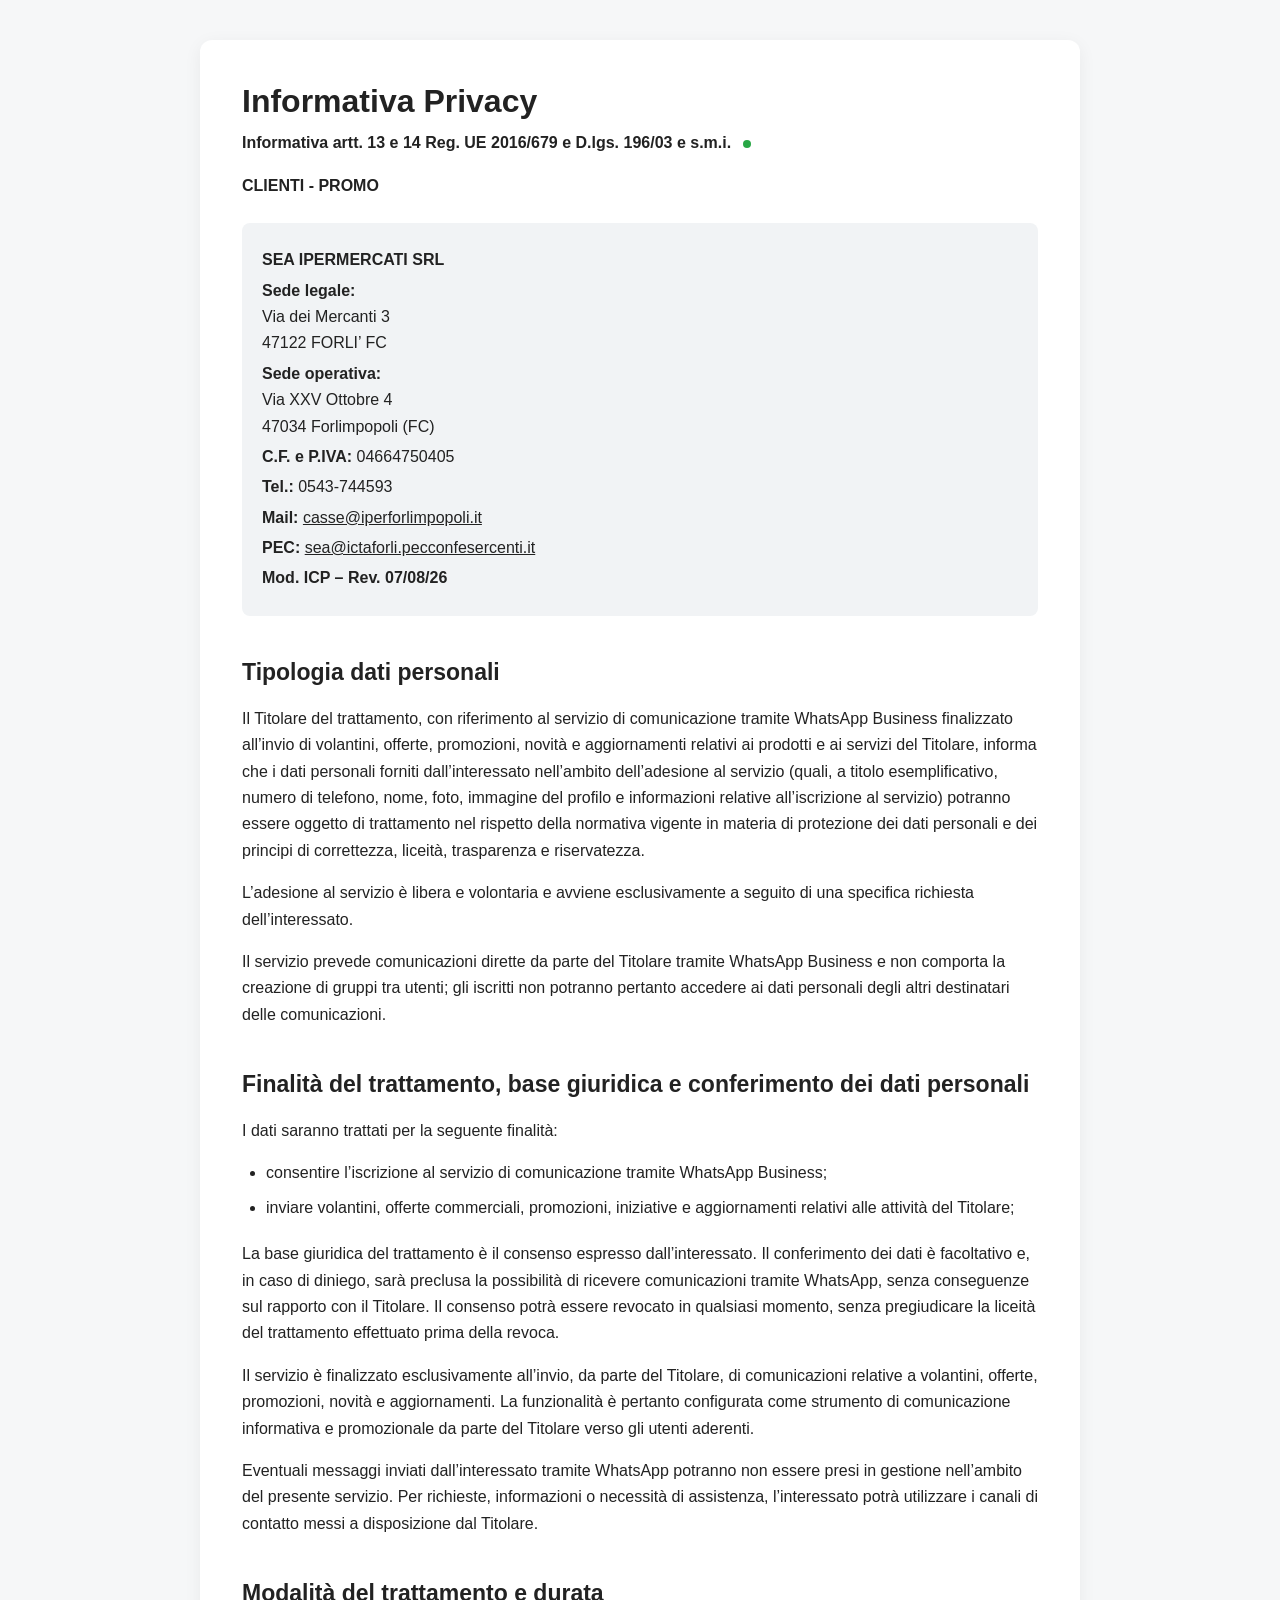
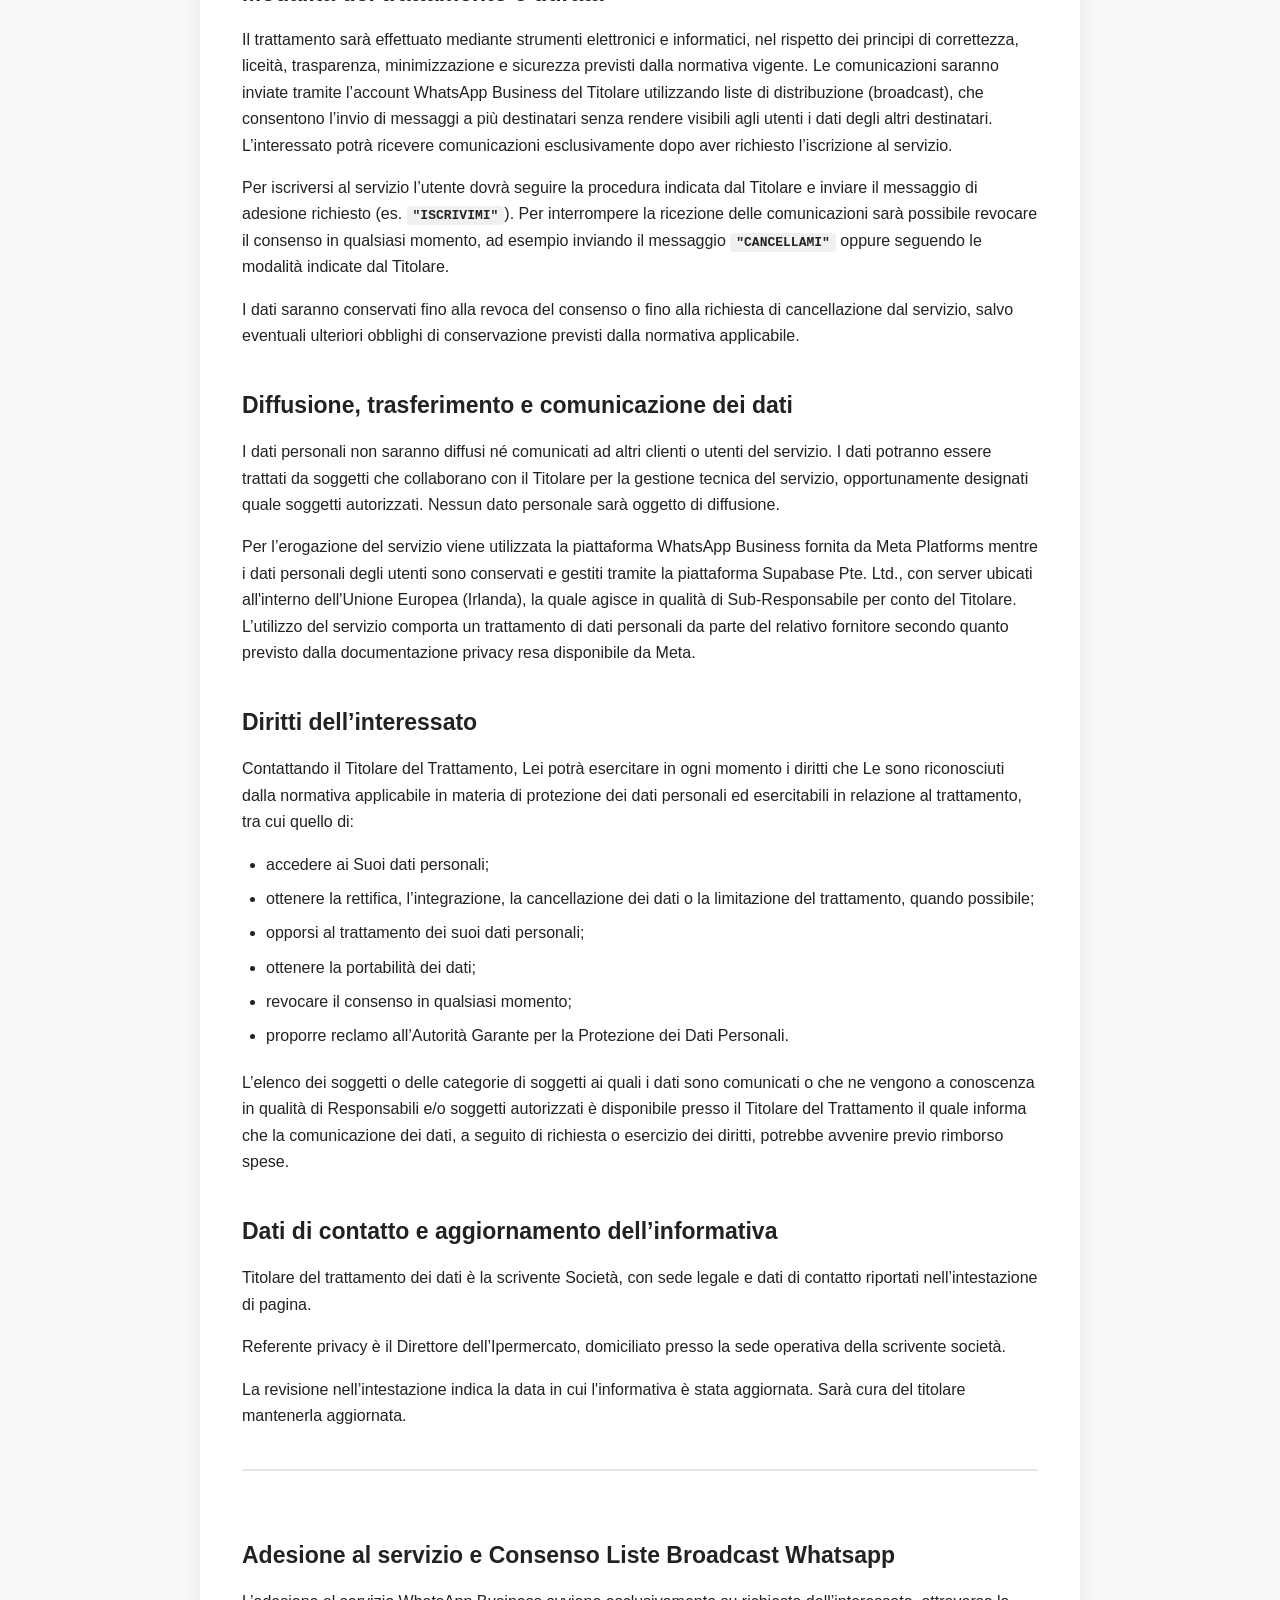
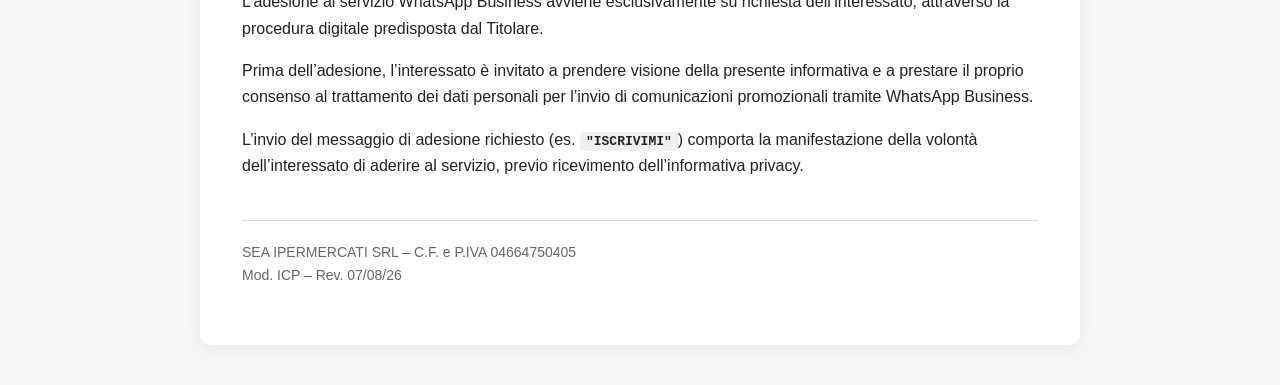
<file: index.html>
<!DOCTYPE html>
<html lang="it">
<head>
  <meta charset="UTF-8">
  <meta name="viewport" content="width=device-width, initial-scale=1.0">

  <title>Informativa Privacy – Servizio WhatsApp Business</title>

  <meta
    name="description"
    content="Informativa privacy relativa al servizio WhatsApp Business per volantini, offerte, promozioni, novità e aggiornamenti di SEA Ipermercati SRL."
  >

  <style>
    * {
      box-sizing: border-box;
    }

    body {
      margin: 0;
      background: #f6f7f8;
      color: #222;
      font-family: Arial, Helvetica, sans-serif;
      line-height: 1.65;
    }

    .container {
      max-width: 920px;
      margin: 40px auto;
      padding: 0 20px;
    }

    .card {
      background: #ffffff;
      padding: 42px;
      border-radius: 12px;
      box-shadow: 0 4px 18px rgba(0, 0, 0, 0.06);
    }

    h1 {
      font-size: 32px;
      margin-top: 0;
      margin-bottom: 10px;
      line-height: 1.2;
    }

    h2 {
      font-size: 23px;
      margin-top: 38px;
      margin-bottom: 14px;
    }

    p {
      margin: 0 0 16px 0;
    }

    ul {
      margin-top: 8px;
      margin-bottom: 20px;
      padding-left: 24px;
    }

    li {
      margin-bottom: 8px;
    }

    .company {
      background: #f1f3f5;
      padding: 20px;
      border-radius: 8px;
      margin: 24px 0 30px 0;
    }
.green-dot {
  display: inline-block;
  width: 8px;
  height: 8px;
  background-color: #28a745;
  border-radius: 50%;
  margin-left: 7px;
  vertical-align: middle;
}
    .company p {
      margin: 4px 0;
    }

    .consent {
      border-top: 2px solid #e4e4e4;
      margin-top: 40px;
      padding-top: 28px;
    }

    .command {
      font-weight: bold;
      font-family: monospace;
      background: #f0f0f0;
      padding: 2px 6px;
      border-radius: 4px;
    }

    .footer {
      margin-top: 40px;
      padding-top: 20px;
      border-top: 1px solid #ddd;
      font-size: 14px;
      color: #666;
    }

    a {
      color: inherit;
    }

    @media (max-width: 700px) {
      .container {
        margin: 0;
        padding: 0;
      }

      .card {
        border-radius: 0;
        padding: 26px 20px;
        box-shadow: none;
      }

      h1 {
        font-size: 27px;
      }

      h2 {
        font-size: 21px;
      }
     
    }
  </style>
</head>

<body>

  <main class="container">
    <article class="card">

      <h1>Informativa Privacy</h1>

     <p>
  <strong>
    Informativa artt. 13 e 14 Reg. UE 2016/679 e D.lgs. 196/03 e s.m.i.
  </strong>
  <span class="green-dot"></span>
</p>
      <p><strong>CLIENTI - PROMO</strong></p>

      <div class="company">
        <p><strong>SEA IPERMERCATI SRL</strong></p>

        <p>
          <strong>Sede legale:</strong><br>
          Via dei Mercanti 3<br>
          47122 FORLI’ FC
        </p>

        <p>
          <strong>Sede operativa:</strong><br>
          Via XXV Ottobre 4<br>
          47034 Forlimpopoli (FC)
        </p>

        <p><strong>C.F. e P.IVA:</strong> 04664750405</p>
        <p><strong>Tel.:</strong> 0543-744593</p>

        <p>
          <strong>Mail:</strong>
          <a href="mailto:casse@iperforlimpopoli.it">
            casse@iperforlimpopoli.it
          </a>
        </p>

        <p>
          <strong>PEC:</strong>
          <a href="mailto:sea@ictaforli.pecconfesercenti.it">
            sea@ictaforli.pecconfesercenti.it
          </a>
        </p>

        <p><strong>Mod. ICP – Rev. 07/08/26</strong></p>
      </div>

      <h2>Tipologia dati personali</h2>

      <p>
        Il Titolare del trattamento, con riferimento al servizio di comunicazione
        tramite WhatsApp Business finalizzato all’invio di volantini, offerte,
        promozioni, novità e aggiornamenti relativi ai prodotti e ai servizi del
        Titolare, informa che i dati personali forniti dall’interessato nell’ambito
        dell’adesione al servizio (quali, a titolo esemplificativo, numero di
        telefono, nome, foto, immagine del profilo e informazioni relative
        all’iscrizione al servizio) potranno essere oggetto di trattamento nel
        rispetto della normativa vigente in materia di protezione dei dati
        personali e dei principi di correttezza, liceità, trasparenza e
        riservatezza.
      </p>

      <p>
        L’adesione al servizio è libera e volontaria e avviene esclusivamente a
        seguito di una specifica richiesta dell’interessato.
      </p>

      <p>
        Il servizio prevede comunicazioni dirette da parte del Titolare tramite
        WhatsApp Business e non comporta la creazione di gruppi tra utenti; gli
        iscritti non potranno pertanto accedere ai dati personali degli altri
        destinatari delle comunicazioni.
      </p>

      <h2>
        Finalità del trattamento, base giuridica e conferimento dei dati personali
      </h2>

      <p>I dati saranno trattati per la seguente finalità:</p>

      <ul>
        <li>
          consentire l’iscrizione al servizio di comunicazione tramite WhatsApp
          Business;
        </li>
        <li>
          inviare volantini, offerte commerciali, promozioni, iniziative e
          aggiornamenti relativi alle attività del Titolare;
        </li>
      </ul>

      <p>
        La base giuridica del trattamento è il consenso espresso dall’interessato.
        Il conferimento dei dati è facoltativo e, in caso di diniego, sarà
        preclusa la possibilità di ricevere comunicazioni tramite WhatsApp, senza
        conseguenze sul rapporto con il Titolare. Il consenso potrà essere
        revocato in qualsiasi momento, senza pregiudicare la liceità del
        trattamento effettuato prima della revoca.
      </p>

      <p>
        Il servizio è finalizzato esclusivamente all’invio, da parte del Titolare,
        di comunicazioni relative a volantini, offerte, promozioni, novità e
        aggiornamenti. La funzionalità è pertanto configurata come strumento di
        comunicazione informativa e promozionale da parte del Titolare verso gli
        utenti aderenti.
      </p>

      <p>
        Eventuali messaggi inviati dall’interessato tramite WhatsApp potranno non
        essere presi in gestione nell’ambito del presente servizio. Per richieste,
        informazioni o necessità di assistenza, l’interessato potrà utilizzare i
        canali di contatto messi a disposizione dal Titolare.
      </p>

      <h2>Modalità del trattamento e durata</h2>

      <p>
        Il trattamento sarà effettuato mediante strumenti elettronici e
        informatici, nel rispetto dei principi di correttezza, liceità,
        trasparenza, minimizzazione e sicurezza previsti dalla normativa vigente.
        Le comunicazioni saranno inviate tramite l’account WhatsApp Business del
        Titolare utilizzando liste di distribuzione (broadcast), che consentono
        l’invio di messaggi a più destinatari senza rendere visibili agli utenti
        i dati degli altri destinatari. L’interessato potrà ricevere comunicazioni
        esclusivamente dopo aver richiesto l’iscrizione al servizio.
      </p>

      <p>
        Per iscriversi al servizio l’utente dovrà seguire la procedura indicata
        dal Titolare e inviare il messaggio di adesione richiesto
        (es. <span class="command">"ISCRIVIMI"</span>).
        Per interrompere la ricezione delle comunicazioni sarà possibile revocare
        il consenso in qualsiasi momento, ad esempio inviando il messaggio
        <span class="command">"CANCELLAMI"</span> oppure seguendo le modalità
        indicate dal Titolare.
      </p>

      <p>
        I dati saranno conservati fino alla revoca del consenso o fino alla
        richiesta di cancellazione dal servizio, salvo eventuali ulteriori
        obblighi di conservazione previsti dalla normativa applicabile.
      </p>

      <h2>Diffusione, trasferimento e comunicazione dei dati</h2>

      <p>
        I dati personali non saranno diffusi né comunicati ad altri clienti o
        utenti del servizio. I dati potranno essere trattati da soggetti che
        collaborano con il Titolare per la gestione tecnica del servizio,
        opportunamente designati quale soggetti autorizzati. Nessun dato
        personale sarà oggetto di diffusione.
      </p>

      <p>
        Per l’erogazione del servizio viene utilizzata la piattaforma WhatsApp
        Business fornita da Meta Platforms mentre i dati personali degli utenti
        sono conservati e gestiti tramite la piattaforma Supabase Pte. Ltd., con
        server ubicati all'interno dell'Unione Europea (Irlanda), la quale agisce
        in qualità di Sub-Responsabile per conto del Titolare. L’utilizzo del
        servizio comporta un trattamento di dati personali da parte del relativo
        fornitore secondo quanto previsto dalla documentazione privacy resa
        disponibile da Meta.
      </p>

      <h2>Diritti dell’interessato</h2>

      <p>
        Contattando il Titolare del Trattamento, Lei potrà esercitare in ogni
        momento i diritti che Le sono riconosciuti dalla normativa applicabile
        in materia di protezione dei dati personali ed esercitabili in relazione
        al trattamento, tra cui quello di:
      </p>

      <ul>
        <li>accedere ai Suoi dati personali;</li>
        <li>
          ottenere la rettifica, l’integrazione, la cancellazione dei dati o la
          limitazione del trattamento, quando possibile;
        </li>
        <li>opporsi al trattamento dei suoi dati personali;</li>
        <li>ottenere la portabilità dei dati;</li>
        <li>revocare il consenso in qualsiasi momento;</li>
        <li>
          proporre reclamo all’Autorità Garante per la Protezione dei Dati
          Personali.
        </li>
      </ul>

      <p>
        L’elenco dei soggetti o delle categorie di soggetti ai quali i dati sono
        comunicati o che ne vengono a conoscenza in qualità di Responsabili e/o
        soggetti autorizzati è disponibile presso il Titolare del Trattamento il
        quale informa che la comunicazione dei dati, a seguito di richiesta o
        esercizio dei diritti, potrebbe avvenire previo rimborso spese.
      </p>

      <h2>Dati di contatto e aggiornamento dell’informativa</h2>

      <p>
        Titolare del trattamento dei dati è la scrivente Società, con sede legale
        e dati di contatto riportati nell’intestazione di pagina.
      </p>

      <p>
        Referente privacy è il Direttore dell’Ipermercato, domiciliato presso la
        sede operativa della scrivente società.
      </p>

      <p>
        La revisione nell’intestazione indica la data in cui l'informativa è
        stata aggiornata. Sarà cura del titolare mantenerla aggiornata.
      </p>

      <section class="consent">

        <h2>Adesione al servizio e Consenso Liste Broadcast Whatsapp</h2>

        <p>
          L’adesione al servizio WhatsApp Business avviene esclusivamente su
          richiesta dell’interessato, attraverso la procedura digitale predisposta
          dal Titolare.
        </p>

        <p>
          Prima dell’adesione, l’interessato è invitato a prendere visione della
          presente informativa e a prestare il proprio consenso al trattamento
          dei dati personali per l’invio di comunicazioni promozionali tramite
          WhatsApp Business.
        </p>

        <p>
          L’invio del messaggio di adesione richiesto
          (es. <span class="command">"ISCRIVIMI"</span>) comporta la
          manifestazione della volontà dell’interessato di aderire al servizio,
          previo ricevimento dell’informativa privacy.
        </p>

      </section>

      <div class="footer">
        <p>
          SEA IPERMERCATI SRL – C.F. e P.IVA 04664750405<br>
          Mod. ICP – Rev. 07/08/26
        </p>
      </div>

    </article>
  </main>

</body>
</html>
</file>
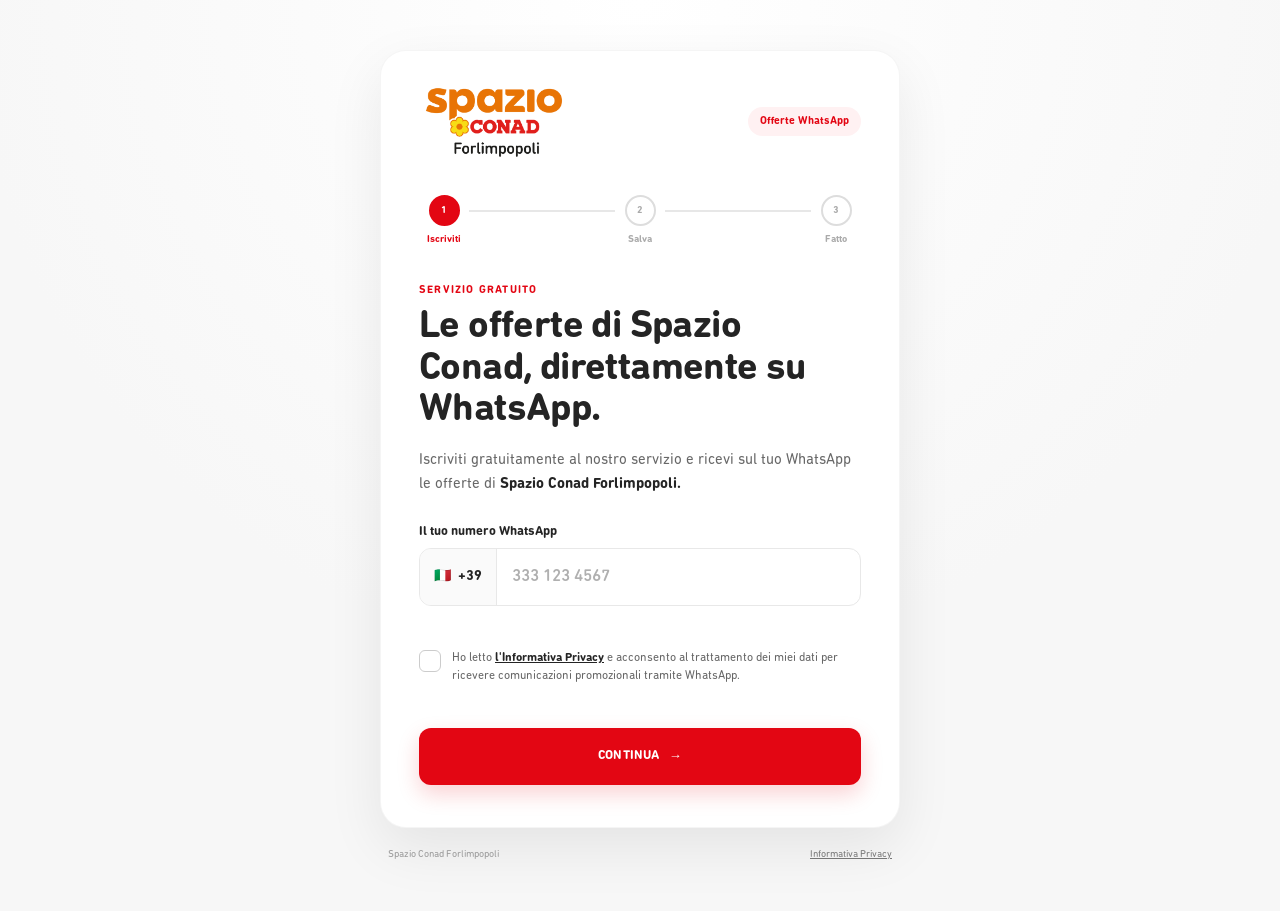
<file: iscriviti/index.html>
<!DOCTYPE html>
<html lang="it">
<head>
  <meta charset="UTF-8">
  <meta name="viewport" content="width=device-width, initial-scale=1.0, viewport-fit=cover">
  <meta name="description" content="Iscriviti al servizio WhatsApp di Spazio Conad Forlimpopoli e ricevi le offerte direttamente sul tuo smartphone.">
  <meta name="theme-color" content="#ffffff">
  <title>Offerte WhatsApp | Spazio Conad Forlimpopoli</title>
  <link rel="stylesheet" href="style.css">
</head>
<body>
  <main class="page">
    <section class="signup-card" aria-labelledby="page-title">
      <header class="brand-header">
        <img class="brand-logo" src="assets/logo-spazio-conad-forlimpopoli.png" alt="Spazio Conad Forlimpopoli">
        <div class="service-label">Offerte WhatsApp</div>
      </header>

      <div class="progress" aria-label="Avanzamento iscrizione">
        <div class="progress-item active" data-progress="1"><div class="progress-circle">1</div><span>Iscriviti</span></div>
        <div class="progress-line"></div>
        <div class="progress-item" data-progress="2"><div class="progress-circle">2</div><span>Salva</span></div>
        <div class="progress-line"></div>
        <div class="progress-item" data-progress="3"><div class="progress-circle">3</div><span>Fatto</span></div>
      </div>

      <section class="step active" id="step-1">
        <div class="step-content">
          <p class="eyebrow">SERVIZIO GRATUITO</p>
          <h1 id="page-title">Le offerte di Spazio Conad, direttamente su WhatsApp.</h1>
          <p class="description">Iscriviti gratuitamente al nostro servizio e ricevi sul tuo WhatsApp le offerte di <strong>Spazio Conad Forlimpopoli.</strong></p>
          <form id="signup-form" novalidate>
            <div class="field-group">
              <label for="phone">Il tuo numero WhatsApp</label>
              <div class="phone-field">
                <div class="prefix"><span aria-hidden="true">🇮🇹</span><span>+39</span></div>
                <input type="tel" id="phone" name="phone" inputmode="numeric" autocomplete="tel" placeholder="333 123 4567" maxlength="16" aria-describedby="phone-error" required>
              </div>
              <p class="field-error" id="phone-error" role="alert"></p>
            </div>
            <label class="consent-box">
              <input type="checkbox" id="privacy-consent" required>
              <span class="custom-checkbox" aria-hidden="true"></span>
              <span class="consent-text">Ho letto <a href="https://falla03.github.io/-whatsapp-offerte-privacy/" target="_blank" rel="noopener noreferrer">l'Informativa Privacy</a> e acconsento al trattamento dei miei dati per ricevere comunicazioni promozionali tramite WhatsApp.</span>
            </label>
            <p class="field-error" id="consent-error" role="alert"></p>
            <button class="primary-button" type="submit"><span>CONTINUA</span><span aria-hidden="true">→</span></button>
          </form>
        </div>
      </section>

      <section class="step" id="step-2">
        <div class="step-content centered">
          <div class="icon-circle" aria-hidden="true">📲</div>
          <p class="eyebrow">ULTIMO PASSAGGIO</p>
          <h2>Salva il nostro numero</h2>
          <p class="description">Per ricevere correttamente le nostre offerte tramite WhatsApp è necessario avere <strong>Spazio Conad Forlimpopoli</strong> salvato nella tua rubrica.</p>

          <!-- Link diretto al file VCF: nessun attributo download. -->
          <a class="primary-button contact-button" id="save-contact-button" href="https://falla03.github.io/-whatsapp-offerte-privacy/spazio-conad-forlimpopoli.vcf">
            <span class="button-plus" aria-hidden="true">+</span><span>SALVA SPAZIO CONAD</span>
          </a>

          <!-- Alternativa sempre visibile, anche fuori da Instagram. -->
          <div class="copy-contact">
            <p class="copy-contact-label">Non riesci ad aprire il contatto? Copia il numero e salvalo manualmente nella rubrica.</p>
            <div class="copy-contact-row">
              <span class="contact-number" id="contact-number">+39 352 214 5048</span>
              <button class="copy-number-button" id="copy-number-button" type="button" aria-label="Copia il numero +39 352 214 5048">COPIA NUMERO</button>
            </div>
            <p class="copy-feedback" id="copy-feedback" role="status" aria-live="polite"></p>
          </div>

          <div class="instagram-notice" id="instagram-notice" hidden>
            <strong>📱 Stai navigando da Instagram</strong>
            <p>Il browser interno di Instagram potrebbe non aprire il file del contatto. Se il pulsante non funziona, apri questa pagina in Safari o Chrome dal menu di Instagram, oppure copia il numero qui sopra.</p>
          </div>

          <div class="save-explanation">
            <span aria-hidden="true">💡</span>
            <p>Quando si apre la scheda contatto, aggiungila alla tua rubrica e poi torna qui. Se hai copiato il numero, incollalo in un nuovo contatto e salvalo come <strong>Spazio Conad Forlimpopoli</strong>.</p>
          </div>

          <div class="saved-confirmation">
            <p>Hai salvato il contatto?</p>
            <button class="secondary-button" id="confirm-contact-button" type="button">SÌ, HO SALVATO IL NUMERO ✓</button>
          </div>
          <div class="submit-error" id="submit-error" role="alert" aria-live="polite"></div>
        </div>
      </section>

      <section class="step" id="step-3">
        <div class="step-content centered success-content">
          <div class="success-icon" aria-hidden="true">✓</div>
          <p class="eyebrow">ISCRIZIONE COMPLETATA</p>
          <h2>Perfetto, sei dei nostri!</h2>
          <p class="description">Da questo momento potrai ricevere direttamente su WhatsApp le offerte di <strong>Spazio Conad Forlimpopoli.</strong></p>
          <div class="success-message"><span class="success-heart" aria-hidden="true">❤️</span><p>Grazie per esserti iscritto. Ci vediamo su WhatsApp!</p></div>
          <div class="unsubscribe-info">
            <p>Puoi disiscriverti dal servizio in qualsiasi momento.</p>
            <p>Ti basterà scrivere <strong>CANCELLAMI</strong> su WhatsApp al numero di <strong>Spazio Conad Forlimpopoli.</strong></p>
          </div>
        </div>
      </section>
    </section>

    <footer>
      <p>Spazio Conad Forlimpopoli</p>
      <a href="https://falla03.github.io/-whatsapp-offerte-privacy/" target="_blank" rel="noopener noreferrer">Informativa Privacy</a>
    </footer>
  </main>
  <script src="script.js"></script>
</body>
</html>
</file>
<file: iscriviti/style.css>
/* FONT UFFICIALI */
@font-face { font-family: "DIN Next Rounded"; src: url("assets/fonts/DINNextRoundedLTPro-Regular.otf") format("opentype"); font-weight: 400; font-style: normal; font-display: swap; }
@font-face { font-family: "DIN Next Rounded"; src: url("assets/fonts/DIN Next Rounded Medium Font.otf") format("opentype"); font-weight: 500; font-style: normal; font-display: swap; }
@font-face { font-family: "DIN Next Rounded"; src: url("assets/fonts/DIN Next Rounded Bold Font.otf") format("opentype"); font-weight: 700; font-style: normal; font-display: swap; }
:root { --red:#e30613; --red-dark:#c9000b; --red-soft:#fff1f2; --orange:#ef7900; --text:#242424; --text-soft:#686868; --text-light:#999; --border:#e8e8e8; --background:#f7f7f7; --white:#fff; --success:#21864a; --success-soft:#eaf7ef; --radius-large:26px; --radius:16px; --radius-small:12px; --shadow:0 20px 55px rgba(0,0,0,.08); }
* { box-sizing:border-box; }
html { -webkit-text-size-adjust:100%; }
body { margin:0; min-height:100vh; font-family:"DIN Next Rounded",sans-serif; font-weight:400; background:radial-gradient(circle at top,#fff 0%,var(--background) 60%); color:var(--text); }
button,input { font-family:"DIN Next Rounded",sans-serif; }
button,a { -webkit-tap-highlight-color:transparent; }
.page { min-height:100vh; display:flex; flex-direction:column; align-items:center; padding:max(22px,env(safe-area-inset-top)) 16px max(24px,env(safe-area-inset-bottom)); }
.signup-card { width:100%; max-width:520px; overflow:hidden; background:var(--white); border:1px solid rgba(0,0,0,.04); border-radius:var(--radius-large); box-shadow:var(--shadow); }
.brand-header { padding:28px 28px 18px; display:flex; justify-content:space-between; align-items:center; gap:24px; }
.brand-logo { display:block; width:150px; max-width:48%; height:auto; object-fit:contain; }
.service-label { flex-shrink:0; padding:8px 12px; border-radius:100px; background:var(--red-soft); color:var(--red); font-size:11px; font-weight:700; white-space:nowrap; }
.progress { padding:14px 38px 30px; display:flex; align-items:flex-start; }
.progress-item { min-width:50px; display:flex; flex-direction:column; align-items:center; gap:7px; color:#aaa; font-size:10px; font-weight:700; transition:color .3s ease; }
.progress-circle { width:31px; height:31px; display:flex; align-items:center; justify-content:center; border:2px solid #ddd; border-radius:50%; background:white; transition:background .3s ease,border-color .3s ease,color .3s ease; }
.progress-item.active,.progress-item.completed { color:var(--red); }
.progress-item.active .progress-circle,.progress-item.completed .progress-circle { border-color:var(--red); background:var(--red); color:white; }
.progress-line { height:2px; flex:1; margin-top:15px; background:#e7e7e7; }
.step { display:none; padding:8px 28px 38px; }
.step.active { display:block; animation:stepIn .35s ease; }
@keyframes stepIn { from { opacity:0; transform:translateY(8px); } to { opacity:1; transform:translateY(0); } }
.step-content { width:100%; }
.centered { text-align:center; }
.eyebrow { margin:0 0 10px; color:var(--red); font-size:11px; font-weight:700; letter-spacing:1.2px; }
h1,h2 { margin:0; color:var(--text); font-weight:700; letter-spacing:-.6px; }
h1 { font-size:clamp(30px,8vw,39px); line-height:1.06; }
h2 { font-size:32px; line-height:1.08; }
.description { margin:18px 0 28px; color:var(--text-soft); font-size:15px; line-height:1.55; }
.description strong { color:var(--text); font-weight:700; }
.field-group { margin-bottom:20px; }
.field-group>label { display:block; margin-bottom:8px; font-size:13px; font-weight:700; }
.phone-field { height:58px; display:flex; overflow:hidden; border:1.5px solid var(--border); border-radius:var(--radius-small); background:white; transition:border-color .2s ease,box-shadow .2s ease; }
.phone-field:focus-within { border-color:var(--red); box-shadow:0 0 0 4px rgba(227,6,19,.07); }
.prefix { padding:0 14px; display:flex; align-items:center; gap:7px; border-right:1px solid var(--border); background:#fafafa; font-size:14px; font-weight:700; }
.phone-field input { width:100%; min-width:0; padding:0 15px; border:0; outline:0; background:transparent; color:var(--text); font-size:17px; font-weight:500; }
.phone-field input::placeholder { color:#b0b0b0; }
.consent-box { position:relative; display:flex; align-items:flex-start; gap:11px; cursor:pointer; }
.consent-box input { position:absolute; opacity:0; pointer-events:none; }
.custom-checkbox { width:22px; height:22px; flex:0 0 22px; margin-top:1px; border:1.5px solid #ccc; border-radius:6px; background:white; transition:.2s ease; }
.consent-box input:checked+.custom-checkbox { border-color:var(--red); background:var(--red); }
.consent-box input:checked+.custom-checkbox::after { content:"✓"; height:100%; display:flex; align-items:center; justify-content:center; color:white; font-size:14px; font-weight:700; }
.consent-text { color:#666; font-size:12px; line-height:1.5; }
.consent-text a { color:var(--text); font-weight:700; }
.field-error { min-height:17px; margin:6px 0 0; color:var(--red); font-size:11px; font-weight:500; }
.primary-button,.secondary-button { width:100%; min-height:57px; border:0; border-radius:var(--radius-small); display:flex; align-items:center; justify-content:center; gap:9px; text-decoration:none; cursor:pointer; font-size:13px; font-weight:700; letter-spacing:.2px; transition:transform .15s ease,background .15s ease,box-shadow .15s ease,opacity .15s ease; }
.primary-button { margin-top:20px; background:var(--red); color:white; box-shadow:0 9px 22px rgba(227,6,19,.18); }
.primary-button:hover { background:var(--red-dark); box-shadow:0 11px 26px rgba(227,6,19,.23); }
.primary-button:active,.secondary-button:active { transform:scale(.985); }
.primary-button:disabled,.secondary-button:disabled { opacity:.55; cursor:not-allowed; }
.secondary-button { border:1.5px solid var(--red); background:white; color:var(--red); }
.secondary-button:hover { background:var(--red-soft); }
.button-plus { font-size:22px; line-height:1; }
.contact-button { margin-top:4px; }
.icon-circle { width:72px; height:72px; margin:4px auto 22px; display:flex; align-items:center; justify-content:center; border-radius:50%; background:var(--red-soft); font-size:31px; }
.save-explanation { margin-top:14px; padding:12px 14px; display:flex; align-items:center; gap:9px; border-radius:var(--radius-small); background:#fafafa; color:var(--text-soft); text-align:left; }
.save-explanation p { margin:0; font-size:11px; line-height:1.45; }
.saved-confirmation { margin-top:28px; padding-top:24px; border-top:1px solid var(--border); }
.saved-confirmation p { margin:0 0 12px; color:var(--text-soft); font-size:12px; }
.submit-error { display:none; margin-top:16px; padding:13px 14px; border-radius:var(--radius-small); background:#fff0f0; color:#a51419; font-size:12px; line-height:1.45; }
.submit-error.visible { display:block; }
.success-content { padding-top:10px; }
.success-icon { width:80px; height:80px; margin:0 auto 22px; display:flex; align-items:center; justify-content:center; border-radius:50%; background:var(--success-soft); color:var(--success); font-size:36px; font-weight:700; animation:successPop .45s ease; }
@keyframes successPop { 0% { transform:scale(.7); opacity:0; } 100% { transform:scale(1); opacity:1; } }
.success-message { margin-top:28px; padding:18px; display:flex; align-items:center; gap:12px; border-radius:var(--radius-small); background:#fafafa; text-align:left; }
.success-heart { font-size:23px; }
.success-message p { margin:0; color:var(--text-soft); font-size:13px; line-height:1.45; }
.unsubscribe-info { margin-top:22px; padding-top:20px; border-top:1px solid var(--border); color:var(--text-soft); font-size:11px; line-height:1.55; }
.unsubscribe-info p { margin:0; }
.unsubscribe-info p+p { margin-top:5px; }
.unsubscribe-info strong { color:var(--text); font-weight:700; }
footer { width:100%; max-width:520px; padding:20px 8px 0; display:flex; justify-content:space-between; gap:20px; color:var(--text-light); font-size:10px; }
footer p { margin:0; }
footer a { color:#777; text-decoration:underline; }
/* NUOVO: copia numero, visibile in tutti i browser */
.copy-contact { margin-top:14px; padding:15px; border:1px solid var(--border); border-radius:var(--radius-small); background:#fafafa; text-align:left; }
.copy-contact-label { margin:0 0 12px; font-size:12px; line-height:1.5; color:var(--text-soft); }
.copy-contact-row { display:flex; align-items:center; justify-content:space-between; gap:10px; flex-wrap:wrap; }
.contact-number { font-size:15px; font-weight:700; color:var(--text); user-select:text; -webkit-user-select:text; }
.copy-number-button { min-height:42px; padding:10px 13px; border:1.5px solid var(--red); border-radius:10px; background:white; color:var(--red); font-size:11px; font-weight:700; cursor:pointer; }
.copy-number-button:active { transform:scale(.98); }
.copy-feedback { margin:8px 0 0; color:var(--success); font-size:11px; font-weight:700; line-height:1.4; }
.copy-feedback:empty { display:none; }
/* NUOVO: avviso specifico browser Instagram */
.instagram-notice { margin-top:14px; padding:14px; border:1px solid #f4dfc5; border-radius:var(--radius-small); background:#fff8f0; text-align:left; }
.instagram-notice[hidden] { display:none; }
.instagram-notice strong { font-size:12px; }
.instagram-notice p { margin:7px 0 0; font-size:11px; line-height:1.5; color:var(--text-soft); }
@media (min-width:700px) { .page { justify-content:center; padding-top:50px; padding-bottom:50px; } .brand-header { padding-left:38px; padding-right:38px; } .step { padding-left:38px; padding-right:38px; padding-bottom:42px; } }
@media (max-width:370px) { .brand-header { padding-left:20px; padding-right:20px; } .brand-logo { width:135px; } .service-label { padding:7px 9px; font-size:9px; } .step { padding-left:20px; padding-right:20px; } .progress { padding-left:24px; padding-right:24px; } }
@media (prefers-reduced-motion:reduce) { *,*::before,*::after { scroll-behavior:auto!important; animation-duration:.01ms!important; animation-iteration-count:1!important; transition-duration:.01ms!important; } }
</file>
